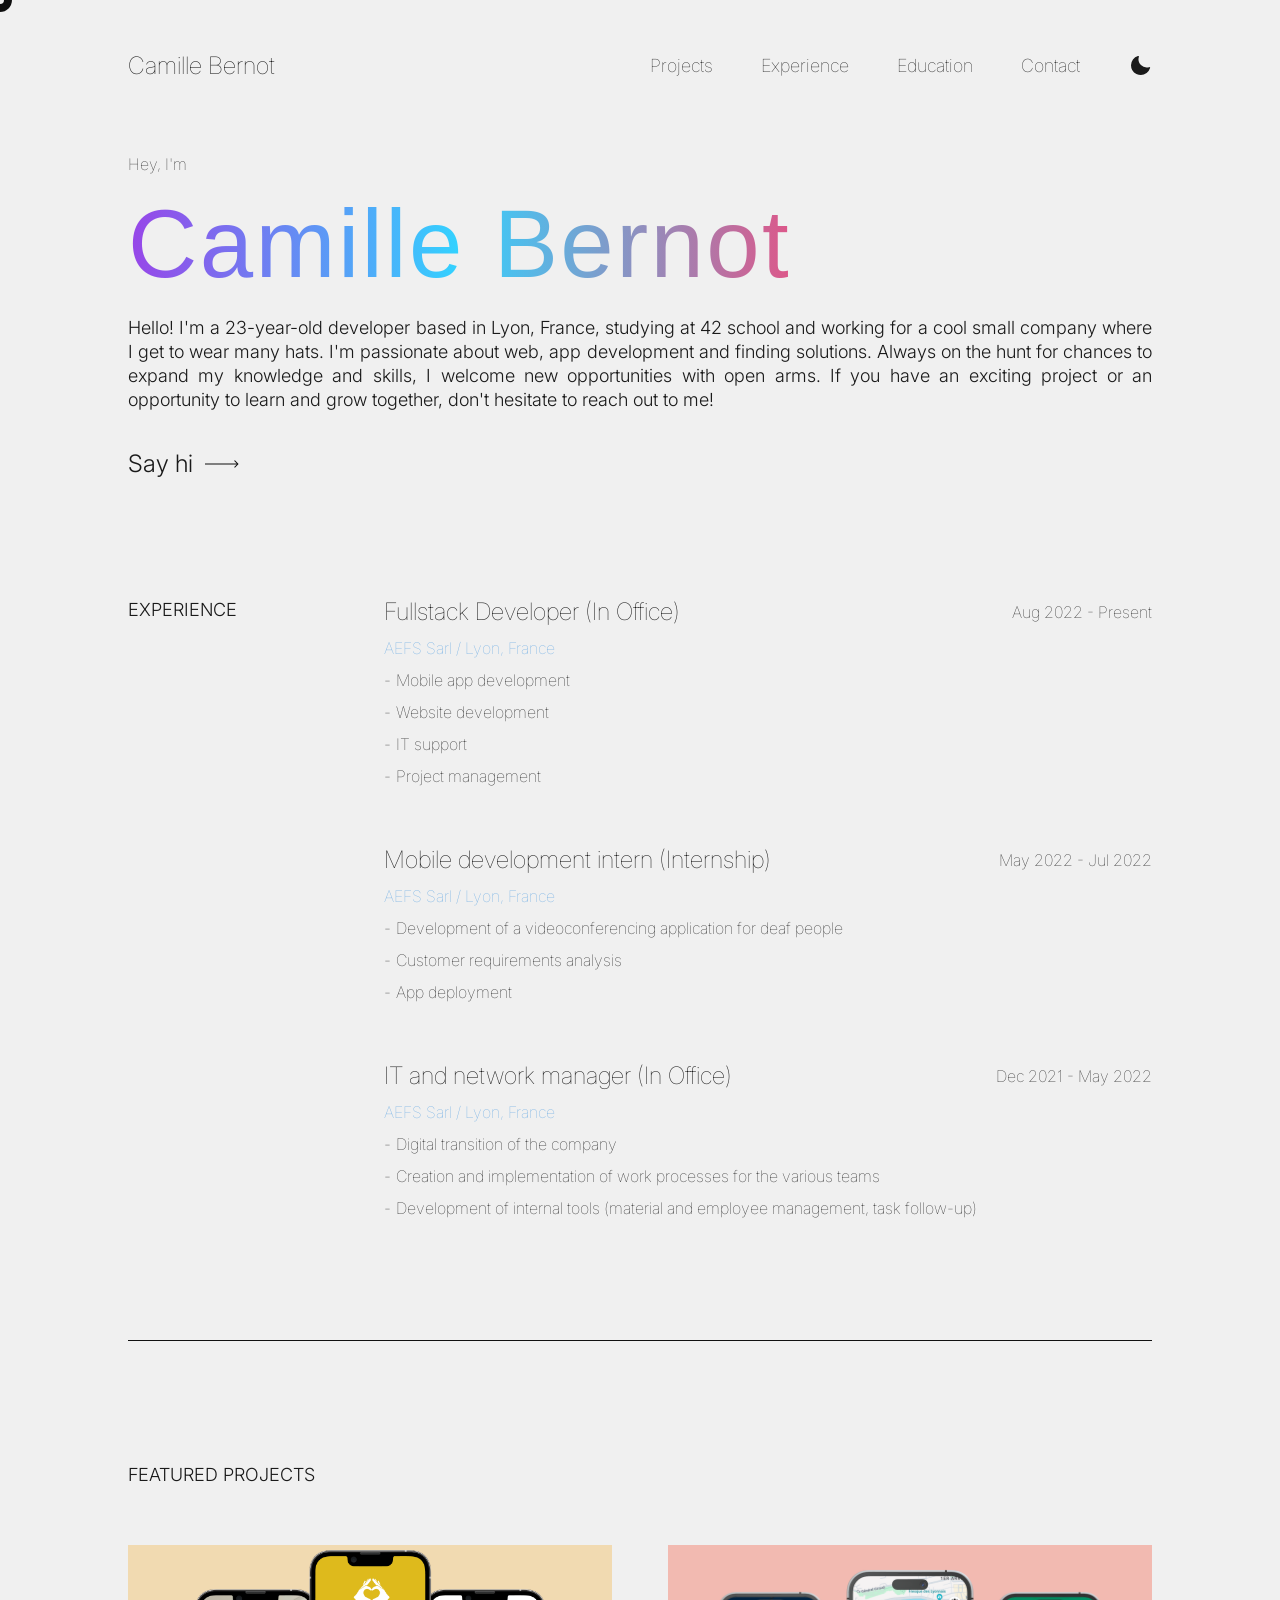
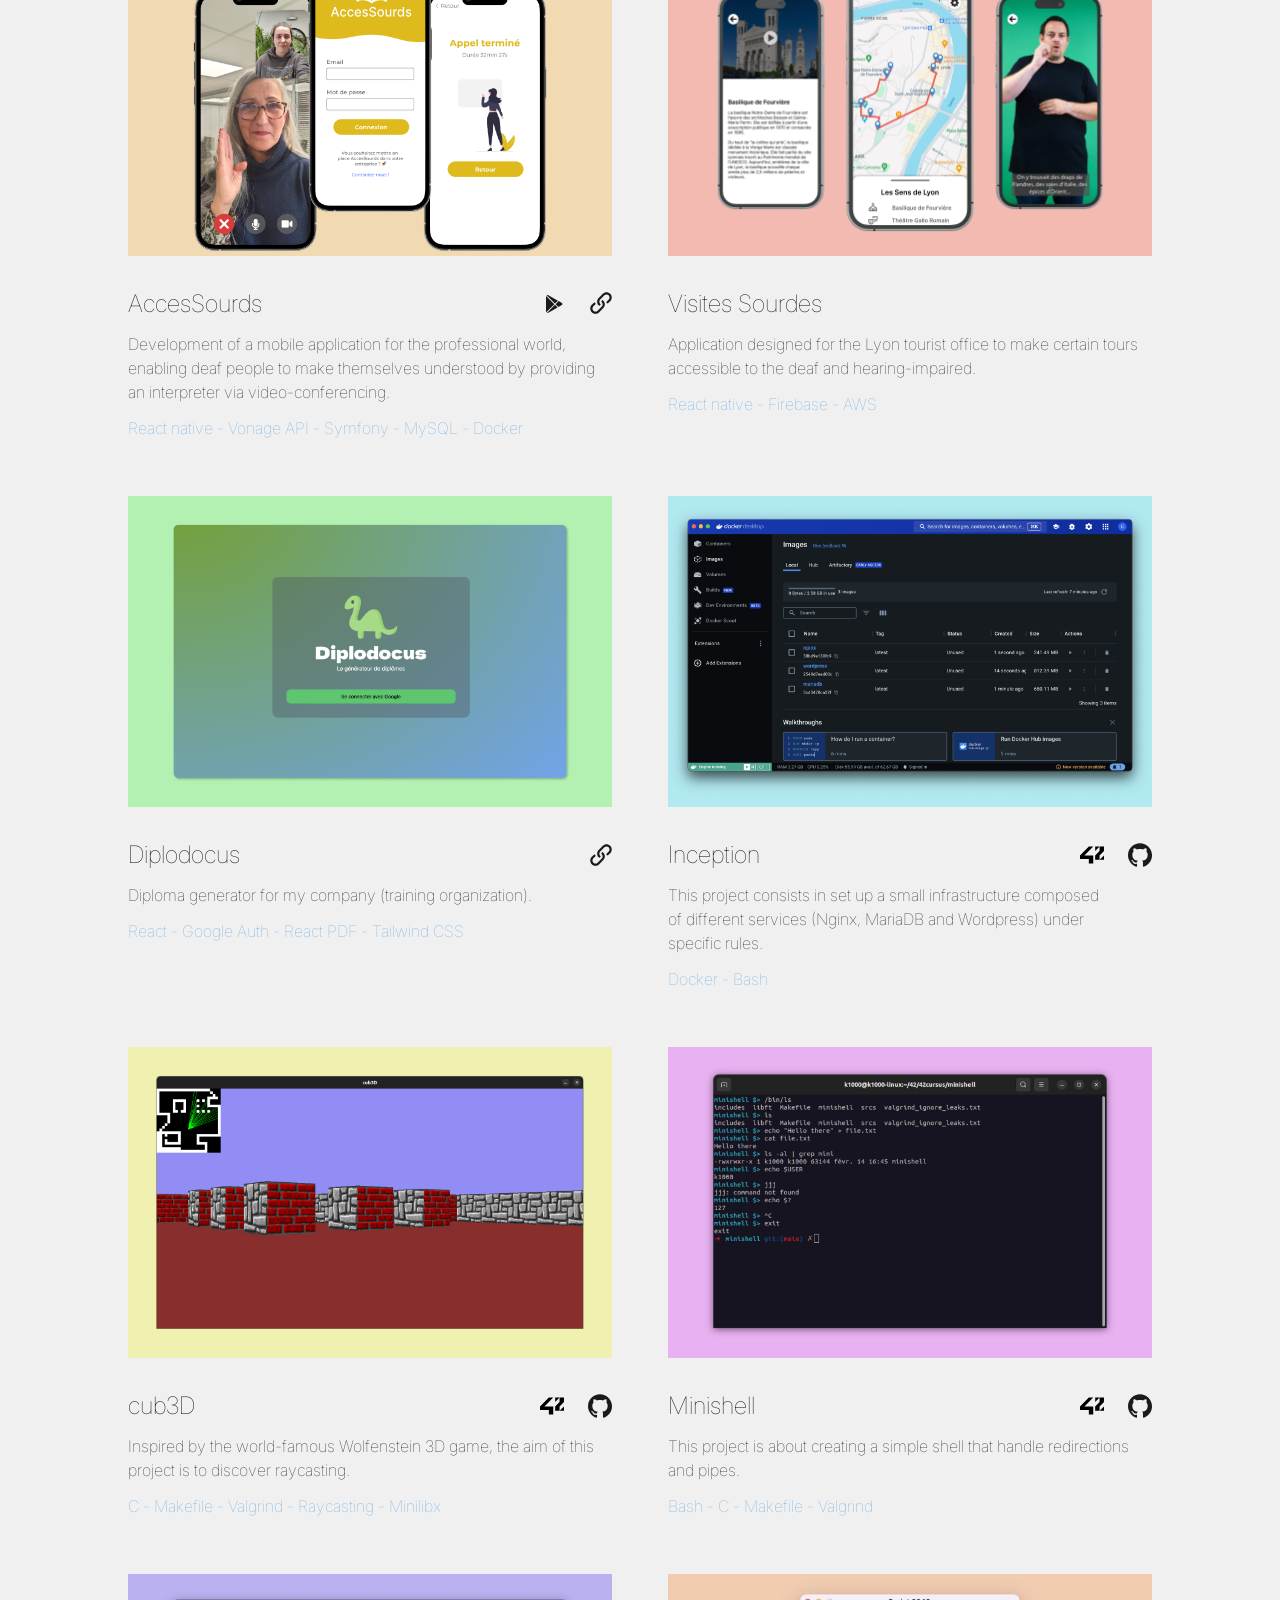
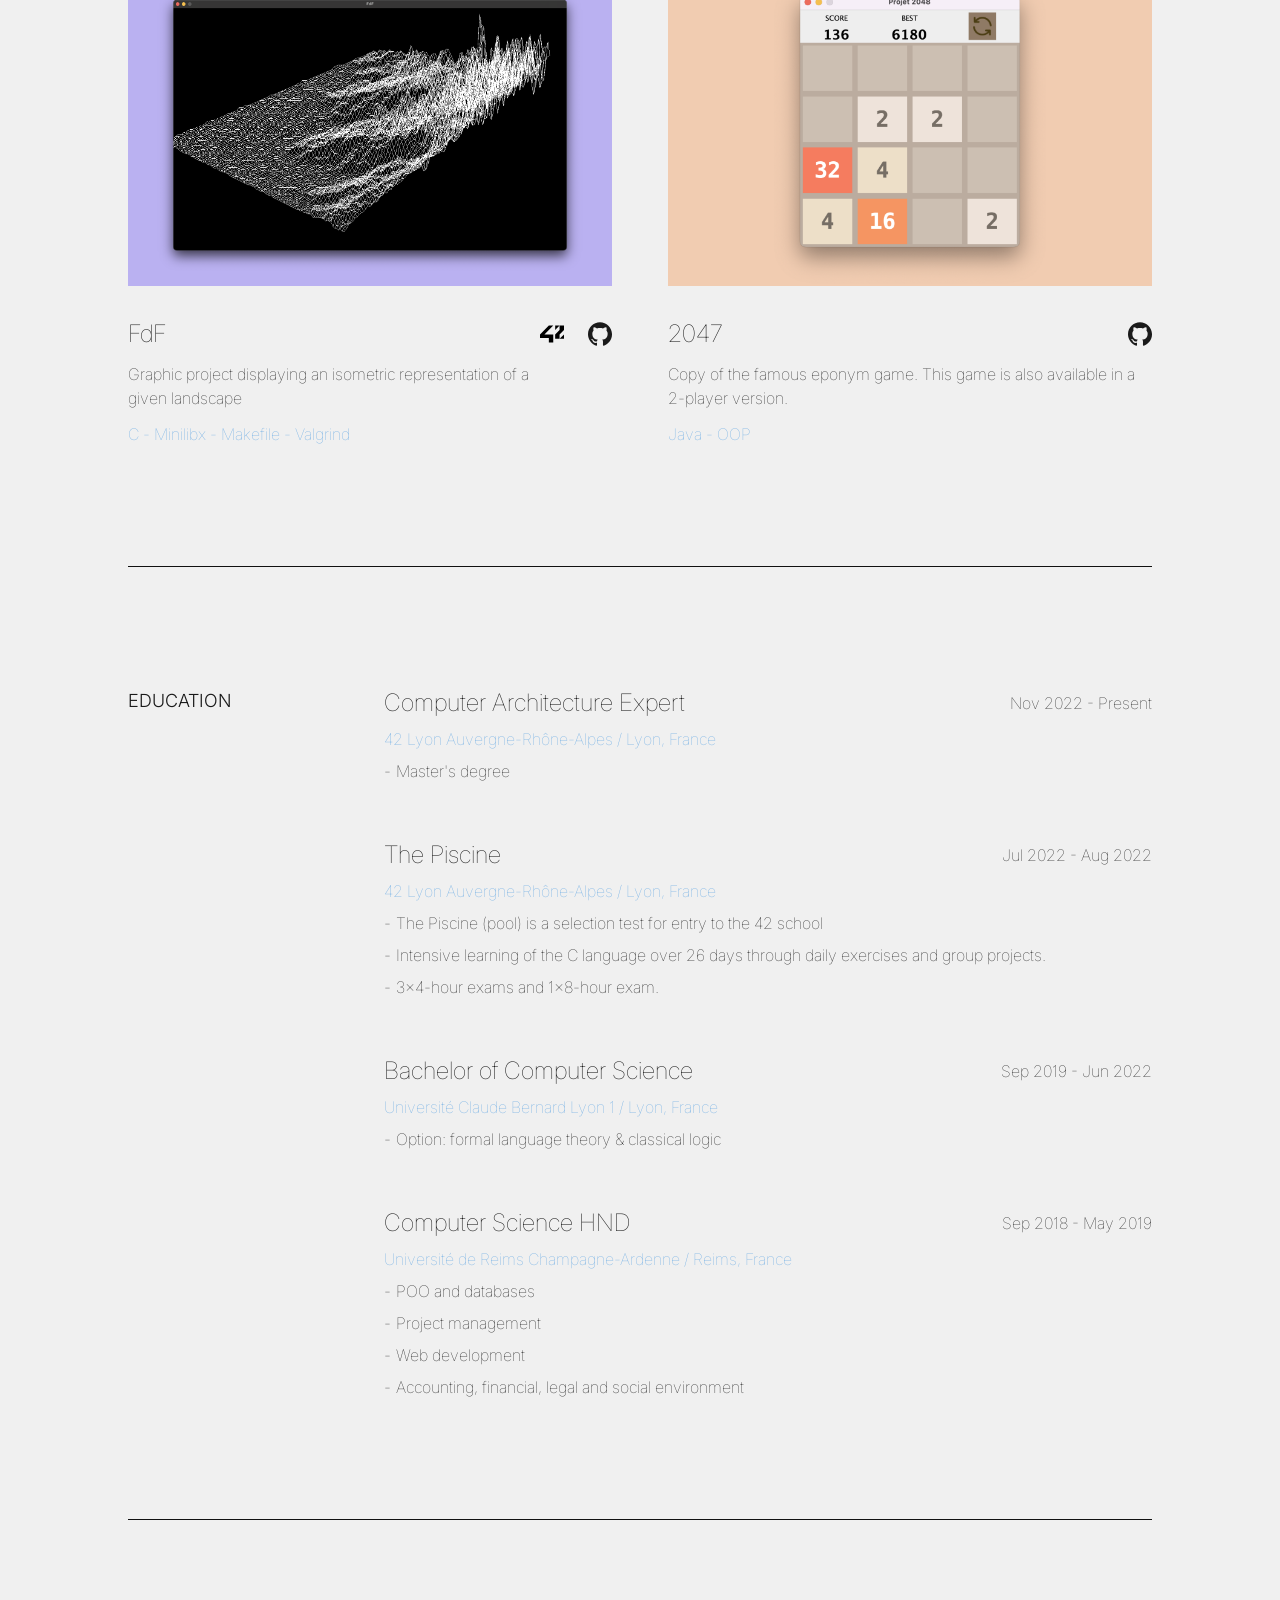
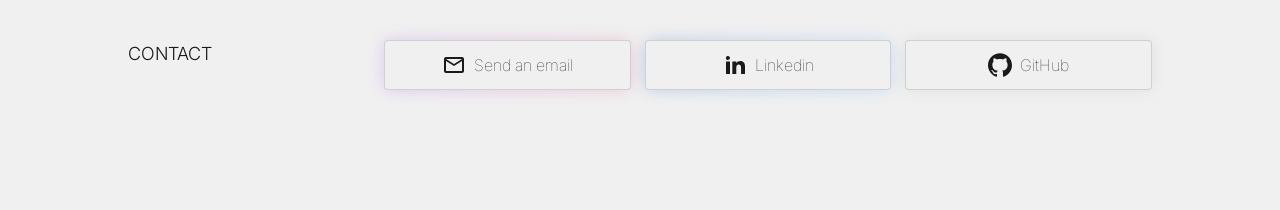
<file: index.html>
<!doctype html><html lang="en"><head><meta charset="utf-8"/><link rel="icon" href="/favicon.ico"/><meta name="viewport" content="width=device-width,initial-scale=1"/><meta name="theme-color" content="#000000"/><meta name="Camille Bernot" content="Portfolio of a French developer - Camille Bernot"/><link rel="apple-touch-icon" href="/logo192.png"/><link rel="manifest" href="/manifest.json"/><link rel="preconnect" href="https://fonts.googleapis.com"><link rel="preconnect" href="https://fonts.gstatic.com" crossorigin><link href="https://fonts.googleapis.com/css2?family=Inter:wght@300;400&display=swap" rel="stylesheet"><title>Camille Bernot</title><script defer="defer" src="/static/js/main.54cfdbb4.js"></script><link href="/static/css/main.266552a0.css" rel="stylesheet"></head><body><noscript>You need to enable JavaScript to run this app.</noscript><div id="root"></div></body></html>
</file>
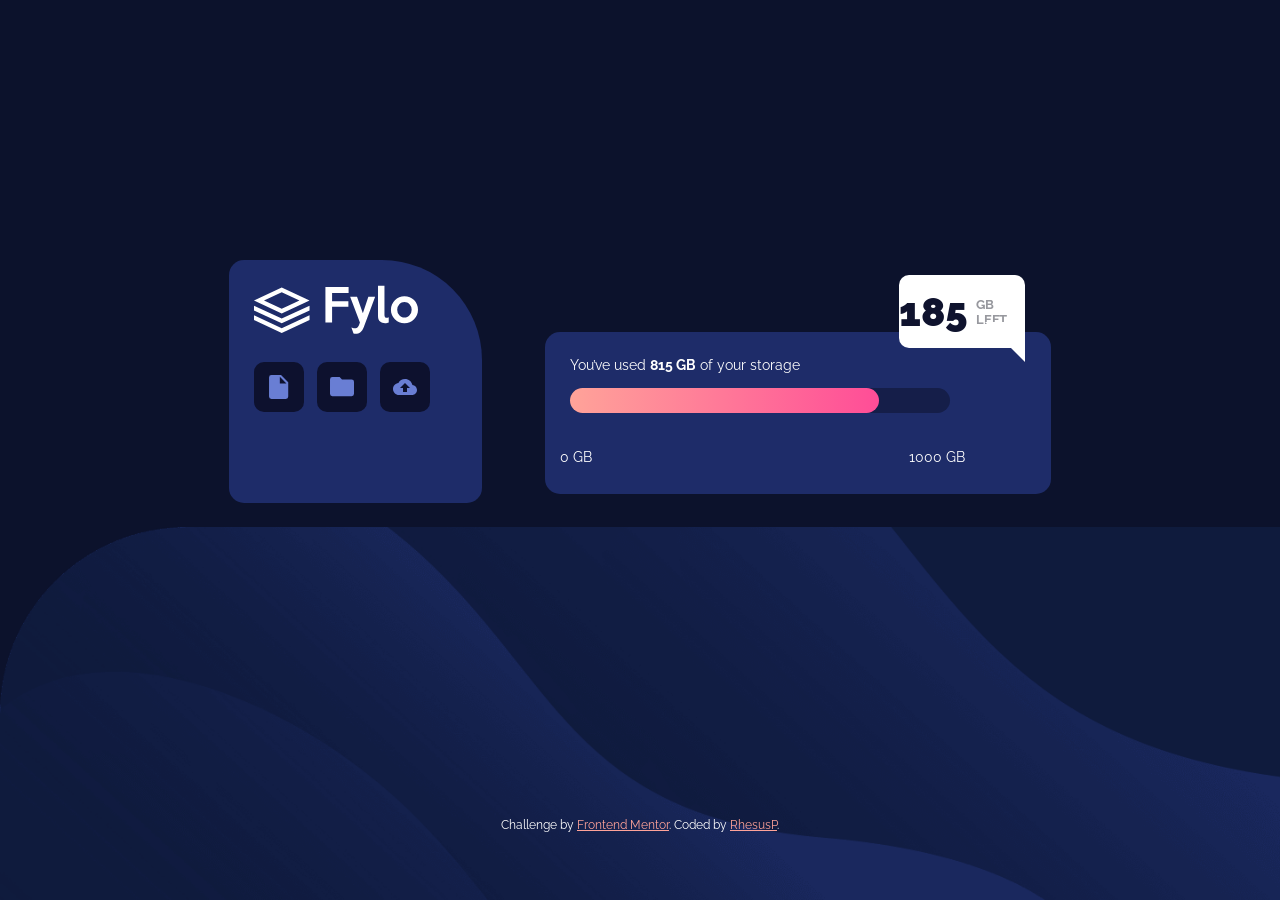
<file: portfolio/Fylo data storage component/index.html>
<!DOCTYPE html>
<html lang="en">
<head>
    <meta charset="UTF-8">
    <meta name="viewport" content="width=device-width, initial-scale=1.0"> <!-- displays site properly based on user's device -->
    <link rel="icon" type="image/png" sizes="32x32" href="./images/favicon-32x32.png">
    
    <title>Frontend Mentor | Fylo data storage component</title>

    <style>
        
        
        

        @import url('https://fonts.googleapis.com/css2?family=Raleway&display=swap');

        @media screen and (max-width: 1240px){
            body{
                background-image: url("images/bg-mobile.png");
                background-repeat: no-repeat;
                
                background-size:cover;

                color: white;
                font-family: 'Raleway';
                font-size: 14px;
                font-weight: 400;
            }

            .container{
                display: flex;
                flex-direction: column;
                justify-content: center;
                align-items: center;
                height: 90vh;
                padding: 0;
            }

            .actions{
                background-color: #1E2C69;
                height: 30%;
                width: 90%;
                margin-bottom: 5%;
                border-radius: 15px 100px 15px 15px;
                display: block;
            }

            .infos{
                text-align: center;
                background-color: #1E2C69;
                height: 30%;
                width: 90%;
                border-radius: 15px 15px 15px 15px;
            }

            #text{
                margin-top: 10%;
                margin-bottom: 7%;
            }

            progress {
                -webkit-appearance: none;
                width: 80%;
                height: 15%;
            }

            progress::-webkit-progress-bar {
                background-color: #151E49;
                border-radius: 50px;
            }

            progress::-webkit-progress-value {
                border-radius: 50px;
                background: linear-gradient(90deg, rgba(255,163,153,1) 0%, rgba(255,77,151,1) 100%);
            }

            .icons{
                display: flex;
                justify-content: flex-start;
                height: 20%;
            }

            .box{
                background-color: #0D112E;
                height: 50px;
                width: 50px;
                margin-left: 5%;
                border-radius: 10px;
                display: flex;
                align-items: center;
                justify-content: center;
            }

            #storage-left{
                background-color: white;
                color: #0D112E;
                height: 40%;
                width: 50%;
                border-radius: 10px;
                display: flex;
                justify-content: center;
                align-items: center;
                position: relative;
                left: 25.5%;
                bottom: -25%;
            }

            .progressbar-caption{
                font-size: 10px;
                display: flex;
                justify-content: space-between;
                width: 80%;
                margin-left: 10%;
                margin-top: -24%;
            }

            .attribution {
                font-size: 10px;
                text-align: center;
            }
            .attribution a {
                color: rgba(255,163,153,1)
            }
        }

        @media screen and (min-width: 1241px){
            body{
                background-image: url("images/bg-desktop.png");
                background-repeat: no-repeat;
                background-attachment: fixed;
                background-position: bottom;
                background-size: contain;
                background-color: #0C122C;
                color: white;
                font-family: 'Raleway';
                font-size: 14px;
                font-weight: 400;
            }

            .container{
                display: flex;
                justify-content: center;
                align-items: center;
                height: 90vh;

                padding: 0;
            }

            .actions{
                background-color: #1E2C69;
                height: 30%;
                width: 20%;
                margin-right: 5%;
                margin-bottom: 5%;
                border-radius: 15px 100px 15px 15px;
                display: block;
            }

            .infos{
                background-color: #1E2C69;
                height: 20%;
                width: 40%;
                border-radius: 15px 15px 15px 15px;
            }

            #text{
                margin-left: 5%;
                margin-top: 5%;
                margin-bottom: 3%;
            }


            progress {
                -webkit-appearance: none;
                margin-left: 5%;
                width: 75%;
                height: 15%;
            }

            progress::-webkit-progress-bar {
                background-color: #151E49;
                border-radius: 50px;
            }

            progress::-webkit-progress-value {
                border-radius: 50px;
                background: linear-gradient(90deg, rgba(255,163,153,1) 0%, rgba(255,77,151,1) 100%);
            }

            .icons{
                display: flex;
                justify-content: flex-start;
                height: 20%;
            }

            .box{
                background-color: #0D112E;
                height: 50px;
                width: 50px;
                margin-left: 5%;
                border-radius: 10px;
                display: flex;
                align-items: center;
                justify-content: center;
            }

            #storage-left{
                background-color: white;
                color: #0D112E;
                height: 45%;
                width: 25%;
                border-radius: 10px 10px 0px 10px;
                display: flex;
                justify-content: center;
                align-items: center;
                position: relative;
                left: 70%;
                bottom: 85%;
            }

            #storage-left::after{
                content: '';
                position: absolute;
                width: 0;
                height: 0;
                border: 40px solid transparent;
                border-top-color: white;
                border-right: 0;
                right: 0;
                margin-top: 80%;
            }

            .progressbar-caption{
                display: flex;
                justify-content: space-between;
                width: 80%;
                margin-left: 3%;
                margin-top: -10%;
            }

            .attribution {
                font-size: 12px;
                text-align: center;
            }
            .attribution a {
                color: rgba(255,163,153,1)
            }

        }


    </style>
</head>
<body>
    <div class="container">
        <div class="actions">
            <img src="images/logo.svg" alt="logo Fylo" height="20%" style="margin: 10% 10% 10% 10%;">
            <div class="icons">
                <div class="box" style="margin-left: 10%;">
                    <img src="images/icon-document.svg">
                </div>
                <div class="box">
                    <img src="images/icon-folder.svg">
                </div>
                <div class="box">
                    <img src="images/icon-upload.svg">
                </div>
                
            </div>
        </div>
        <div class="infos">
            <p id="text">You’ve used <span style="font-weight: 700;">815 GB</span> of your storage</p>
            <progress max="1000" value="815"></progress>
            <div id="storage-left">
                <span style="color: #0F132E; font-size: 40px; font-weight: 900;">185&#160;</span><span style="text-transform: uppercase; font-size: 13px; font-weight: 700; color: #97989E;">GB Left</span>
            </div>
            <div class="progressbar-caption">
                <p>0 GB</p>
                <p>1000 GB</p>
            </div>
            
        </div>
    </div>

    <footer>
        <div class="attribution">
            Challenge by <a href="https://www.frontendmentor.io/challenges/fylo-data-storage-component-1dZPRbV5n" target="_blank">Frontend Mentor</a>. 
            Coded by <a href="https://github.com/RhesusP/Fylo-data-storage-component">RhesusP</a>.
        </div>
    </footer>
  

</body>
</html>
</file>
<file: static/css/main.266552a0.css>
/*! tailwindcss v3.4.1 | MIT License | https://tailwindcss.com */*,:after,:before{border:0 solid #e5e7eb;box-sizing:border-box}:after,:before{--tw-content:""}:host,html{-webkit-text-size-adjust:100%;font-feature-settings:normal;-webkit-tap-highlight-color:transparent;font-family:ui-sans-serif,system-ui,sans-serif,Apple Color Emoji,Segoe UI Emoji,Segoe UI Symbol,Noto Color Emoji;font-variation-settings:normal;line-height:1.5;tab-size:4}body{line-height:inherit;margin:0}hr{border-top-width:1px;color:inherit;height:0}abbr:where([title]){-webkit-text-decoration:underline dotted;text-decoration:underline dotted}h1,h2,h3,h4,h5,h6{font-size:inherit;font-weight:inherit}a{color:inherit;text-decoration:inherit}b,strong{font-weight:bolder}code,kbd,pre,samp{font-feature-settings:normal;font-family:ui-monospace,SFMono-Regular,Menlo,Monaco,Consolas,Liberation Mono,Courier New,monospace;font-size:1em;font-variation-settings:normal}small{font-size:80%}sub,sup{font-size:75%;line-height:0;position:relative;vertical-align:initial}sub{bottom:-.25em}sup{top:-.5em}table{border-collapse:collapse;border-color:inherit;text-indent:0}button,input,optgroup,select,textarea{font-feature-settings:inherit;color:inherit;font-family:inherit;font-size:100%;font-variation-settings:inherit;font-weight:inherit;line-height:inherit;margin:0;padding:0}button,select{text-transform:none}[type=button],[type=reset],[type=submit],button{-webkit-appearance:button;background-color:initial;background-image:none}:-moz-focusring{outline:auto}:-moz-ui-invalid{box-shadow:none}progress{vertical-align:initial}::-webkit-inner-spin-button,::-webkit-outer-spin-button{height:auto}[type=search]{-webkit-appearance:textfield;outline-offset:-2px}::-webkit-search-decoration{-webkit-appearance:none}::-webkit-file-upload-button{-webkit-appearance:button;font:inherit}summary{display:list-item}blockquote,dd,dl,figure,h1,h2,h3,h4,h5,h6,hr,p,pre{margin:0}fieldset{margin:0}fieldset,legend{padding:0}menu,ol,ul{list-style:none;margin:0;padding:0}dialog{padding:0}textarea{resize:vertical}input::placeholder,textarea::placeholder{color:#9ca3af;opacity:1}[role=button],button{cursor:pointer}:disabled{cursor:default}audio,canvas,embed,iframe,img,object,svg,video{display:block;vertical-align:middle}img,video{height:auto;max-width:100%}[hidden]{display:none}*,:after,:before{--tw-border-spacing-x:0;--tw-border-spacing-y:0;--tw-translate-x:0;--tw-translate-y:0;--tw-rotate:0;--tw-skew-x:0;--tw-skew-y:0;--tw-scale-x:1;--tw-scale-y:1;--tw-pan-x: ;--tw-pan-y: ;--tw-pinch-zoom: ;--tw-scroll-snap-strictness:proximity;--tw-gradient-from-position: ;--tw-gradient-via-position: ;--tw-gradient-to-position: ;--tw-ordinal: ;--tw-slashed-zero: ;--tw-numeric-figure: ;--tw-numeric-spacing: ;--tw-numeric-fraction: ;--tw-ring-inset: ;--tw-ring-offset-width:0px;--tw-ring-offset-color:#fff;--tw-ring-color:#3b82f680;--tw-ring-offset-shadow:0 0 #0000;--tw-ring-shadow:0 0 #0000;--tw-shadow:0 0 #0000;--tw-shadow-colored:0 0 #0000;--tw-blur: ;--tw-brightness: ;--tw-contrast: ;--tw-grayscale: ;--tw-hue-rotate: ;--tw-invert: ;--tw-saturate: ;--tw-sepia: ;--tw-drop-shadow: ;--tw-backdrop-blur: ;--tw-backdrop-brightness: ;--tw-backdrop-contrast: ;--tw-backdrop-grayscale: ;--tw-backdrop-hue-rotate: ;--tw-backdrop-invert: ;--tw-backdrop-opacity: ;--tw-backdrop-saturate: ;--tw-backdrop-sepia: }::backdrop{--tw-border-spacing-x:0;--tw-border-spacing-y:0;--tw-translate-x:0;--tw-translate-y:0;--tw-rotate:0;--tw-skew-x:0;--tw-skew-y:0;--tw-scale-x:1;--tw-scale-y:1;--tw-pan-x: ;--tw-pan-y: ;--tw-pinch-zoom: ;--tw-scroll-snap-strictness:proximity;--tw-gradient-from-position: ;--tw-gradient-via-position: ;--tw-gradient-to-position: ;--tw-ordinal: ;--tw-slashed-zero: ;--tw-numeric-figure: ;--tw-numeric-spacing: ;--tw-numeric-fraction: ;--tw-ring-inset: ;--tw-ring-offset-width:0px;--tw-ring-offset-color:#fff;--tw-ring-color:#3b82f680;--tw-ring-offset-shadow:0 0 #0000;--tw-ring-shadow:0 0 #0000;--tw-shadow:0 0 #0000;--tw-shadow-colored:0 0 #0000;--tw-blur: ;--tw-brightness: ;--tw-contrast: ;--tw-grayscale: ;--tw-hue-rotate: ;--tw-invert: ;--tw-saturate: ;--tw-sepia: ;--tw-drop-shadow: ;--tw-backdrop-blur: ;--tw-backdrop-brightness: ;--tw-backdrop-contrast: ;--tw-backdrop-grayscale: ;--tw-backdrop-hue-rotate: ;--tw-backdrop-invert: ;--tw-backdrop-opacity: ;--tw-backdrop-saturate: ;--tw-backdrop-sepia: }.static{position:static}.absolute{position:absolute}.relative{position:relative}.inset-0{inset:0}.left-0{left:0}.top-0{top:0}.z-0{z-index:0}.z-10{z-index:10}.mb-10{margin-bottom:2.5rem}.mb-6{margin-bottom:1.5rem}.mt-2{margin-top:.5rem}.mt-5{margin-top:1.25rem}.block{display:block}.inline-block{display:inline-block}.flex{display:flex}.grid{display:grid}.hidden{display:none}.aspect-\[14\/9\]{aspect-ratio:14/9}.h-28{height:7rem}.h-6{height:1.5rem}.h-full{height:100%}.h-screen{height:100vh}.min-h-screen{min-height:100vh}.w-6{width:1.5rem}.w-fit{width:-webkit-fit-content;width:-moz-fit-content;width:fit-content}.w-full{width:100%}.w-screen{width:100vw}.max-w-screen-lg{max-width:1024px}.grow{flex-grow:1}.basis-1\/4{flex-basis:25%}.basis-3\/4{flex-basis:75%}.transform{transform:translate(var(--tw-translate-x),var(--tw-translate-y)) rotate(var(--tw-rotate)) skewX(var(--tw-skew-x)) skewY(var(--tw-skew-y)) scaleX(var(--tw-scale-x)) scaleY(var(--tw-scale-y))}.list-inside{list-style-position:inside}.grid-cols-1{grid-template-columns:repeat(1,minmax(0,1fr))}.flex-row{flex-direction:row}.flex-col{flex-direction:column}.flex-wrap{flex-wrap:wrap}.items-center{align-items:center}.justify-end{justify-content:flex-end}.justify-center{justify-content:center}.justify-between{justify-content:space-between}.gap-14{gap:3.5rem}.gap-2{gap:.5rem}.gap-20{gap:5rem}.gap-3{gap:.75rem}.gap-3\.5{gap:.875rem}.gap-6{gap:1.5rem}.gap-7{gap:1.75rem}.gap-8{gap:2rem}.gap-\[40px\]{gap:40px}.gap-\[80px\]{gap:80px}.whitespace-nowrap{white-space:nowrap}.text-nowrap{text-wrap:nowrap}.text-pretty{text-wrap:pretty}.rounded{border-radius:.25rem}.rounded-2xl{border-radius:1rem}.rounded-lg{border-radius:.5rem}.border-\[1px\]{border-width:1px}.border-t-\[0\.5px\]{border-top-width:.5px}.border-\[\#111111\]{--tw-border-opacity:1;border-color:rgb(17 17 17/var(--tw-border-opacity))}.border-\[\#C6C6C6\]{--tw-border-opacity:1;border-color:rgb(198 198 198/var(--tw-border-opacity))}.border-opacity-75{--tw-border-opacity:0.75}.bg-\[\#111111\]{--tw-bg-opacity:1;background-color:rgb(17 17 17/var(--tw-bg-opacity))}.bg-\[\#F0F0F0\]{--tw-bg-opacity:1;background-color:rgb(240 240 240/var(--tw-bg-opacity))}.bg-\[\#aaaaaa\]{--tw-bg-opacity:1;background-color:rgb(170 170 170/var(--tw-bg-opacity))}.bg-gradient-to-r{background-image:linear-gradient(to right,var(--tw-gradient-stops))}.from-\[\#000000\]{--tw-gradient-from:#000 var(--tw-gradient-from-position);--tw-gradient-to:#0000 var(--tw-gradient-to-position);--tw-gradient-stops:var(--tw-gradient-from),var(--tw-gradient-to)}.from-\[\#1e66c2\]{--tw-gradient-from:#1e66c2 var(--tw-gradient-from-position);--tw-gradient-to:#1e66c200 var(--tw-gradient-to-position);--tw-gradient-stops:var(--tw-gradient-from),var(--tw-gradient-to)}.from-\[\#33D2FF\]{--tw-gradient-from:#33d2ff var(--tw-gradient-from-position);--tw-gradient-to:#33d2ff00 var(--tw-gradient-to-position);--tw-gradient-stops:var(--tw-gradient-from),var(--tw-gradient-to)}.from-\[\#9845E8\]{--tw-gradient-from:#9845e8 var(--tw-gradient-from-position);--tw-gradient-to:#9845e800 var(--tw-gradient-to-position);--tw-gradient-stops:var(--tw-gradient-from),var(--tw-gradient-to)}.from-\[\#FFFFFF\]{--tw-gradient-from:#fff var(--tw-gradient-from-position);--tw-gradient-to:#fff0 var(--tw-gradient-to-position);--tw-gradient-stops:var(--tw-gradient-from),var(--tw-gradient-to)}.from-\[\#aaaaaa\]{--tw-gradient-from:#aaa var(--tw-gradient-from-position);--tw-gradient-to:#aaa0 var(--tw-gradient-to-position);--tw-gradient-stops:var(--tw-gradient-from),var(--tw-gradient-to)}.via-\[\#33D2FF\]{--tw-gradient-to:#33d2ff00 var(--tw-gradient-to-position);--tw-gradient-stops:var(--tw-gradient-from),#33d2ff var(--tw-gradient-via-position),var(--tw-gradient-to)}.to-\[\#000000\]{--tw-gradient-to:#000 var(--tw-gradient-to-position)}.to-\[\#33D2FF\]{--tw-gradient-to:#33d2ff var(--tw-gradient-to-position)}.to-\[\#59a7ff\]{--tw-gradient-to:#59a7ff var(--tw-gradient-to-position)}.to-\[\#DD5789\]{--tw-gradient-to:#dd5789 var(--tw-gradient-to-position)}.to-\[\#FFFFFF\]{--tw-gradient-to:#fff var(--tw-gradient-to-position)}.to-\[\#aaaaaa\]{--tw-gradient-to:#aaa var(--tw-gradient-to-position)}.bg-clip-text{-webkit-background-clip:text;background-clip:text}.object-cover{object-fit:cover}.p-5{padding:1.25rem}.px-5{padding-left:1.25rem;padding-right:1.25rem}.py-3{padding-bottom:.75rem;padding-top:.75rem}.pt-5{padding-top:1.25rem}.text-justify{text-align:justify}.font-Walsheim{font-family:GTWalsheimPro,sans-serif}.font-inter{font-family:Inter,sans-serif}.text-2xl{font-size:1.5rem;line-height:2rem}.text-4xl{font-size:2.25rem;line-height:2.5rem}.text-6xl{font-size:3.75rem;line-height:1}.text-base{font-size:1rem;line-height:1.5rem}.text-lg{font-size:1.125rem;line-height:1.75rem}.font-light{font-weight:300}.font-medium{font-weight:500}.font-thin{font-weight:100}.uppercase{text-transform:uppercase}.leading-6{line-height:1.5rem}.text-\[\#1A1A1A\]{--tw-text-opacity:1;color:rgb(26 26 26/var(--tw-text-opacity))}.text-\[\#6CACE4\]{--tw-text-opacity:1;color:rgb(108 172 228/var(--tw-text-opacity))}.text-\[\#F0F0F0\]{--tw-text-opacity:1;color:rgb(240 240 240/var(--tw-text-opacity))}.text-transparent{color:#0000}.opacity-0{opacity:0}.opacity-100{opacity:1}.opacity-25{opacity:.25}.opacity-50{opacity:.5}.blur{--tw-blur:blur(8px)}.blur,.blur-xl{filter:var(--tw-blur) var(--tw-brightness) var(--tw-contrast) var(--tw-grayscale) var(--tw-hue-rotate) var(--tw-invert) var(--tw-saturate) var(--tw-sepia) var(--tw-drop-shadow)}.blur-xl{--tw-blur:blur(24px)}.backdrop-blur-xl{--tw-backdrop-blur:blur(24px);-webkit-backdrop-filter:var(--tw-backdrop-blur) var(--tw-backdrop-brightness) var(--tw-backdrop-contrast) var(--tw-backdrop-grayscale) var(--tw-backdrop-hue-rotate) var(--tw-backdrop-invert) var(--tw-backdrop-opacity) var(--tw-backdrop-saturate) var(--tw-backdrop-sepia);backdrop-filter:var(--tw-backdrop-blur) var(--tw-backdrop-brightness) var(--tw-backdrop-contrast) var(--tw-backdrop-grayscale) var(--tw-backdrop-hue-rotate) var(--tw-backdrop-invert) var(--tw-backdrop-opacity) var(--tw-backdrop-saturate) var(--tw-backdrop-sepia)}.transition{transition-duration:.15s;transition-property:color,background-color,border-color,text-decoration-color,fill,stroke,opacity,box-shadow,transform,filter,-webkit-backdrop-filter;transition-property:color,background-color,border-color,text-decoration-color,fill,stroke,opacity,box-shadow,transform,filter,backdrop-filter;transition-property:color,background-color,border-color,text-decoration-color,fill,stroke,opacity,box-shadow,transform,filter,backdrop-filter,-webkit-backdrop-filter;transition-timing-function:cubic-bezier(.4,0,.2,1)}.transition-transform{transition-duration:.15s;transition-property:transform;transition-timing-function:cubic-bezier(.4,0,.2,1)}.duration-1000{transition-duration:1s}.duration-500{transition-duration:.5s}.ease-in-out{transition-timing-function:cubic-bezier(.4,0,.2,1)}@font-face{font-family:GTWalshiem;font-weight:500;src:url(/static/media/GTWalsheimPro-Medium.bc56cfc10feb515d6622.ttf) format("truetype")}a:hover,body{cursor:none!important}#cursor-regular{height:8px;width:8px}#cursor-follower{height:24px;width:24px}#cursor-follower,#cursor-regular{background-color:#fff;border-radius:50%;left:50%;mix-blend-mode:difference;pointer-events:none;position:fixed;top:50%;transform:translate(-50%,-50%);transition:transform .3s ease;z-index:9999}.follower-scale{transform:translate(-50%,-50%) scale(2)!important}ul.custom-list{list-style:none}ul.custom-list li:before{content:"-";margin-right:5px}.fade-in{animation:fade-in .5s cubic-bezier(.215,.61,.355,1) both}.fade-out{animation:fade-out .5s cubic-bezier(.215,.61,.355,1) both}@keyframes fade-in{0%{opacity:0}to{opacity:1}}@keyframes fade-out{0%{opacity:1}to{opacity:0}}.group:hover .group-hover\:translate-x-2{--tw-translate-x:0.5rem;transform:translate(var(--tw-translate-x),var(--tw-translate-y)) rotate(var(--tw-rotate)) skewX(var(--tw-skew-x)) skewY(var(--tw-skew-y)) scaleX(var(--tw-scale-x)) scaleY(var(--tw-scale-y))}.group:hover .group-hover\:opacity-100{opacity:1}.group:hover .group-hover\:opacity-75{opacity:.75}.group:hover .group-hover\:duration-200{transition-duration:.2s}@media (min-width:640px){.sm\:block{display:block}.sm\:flex{display:flex}.sm\:hidden{display:none}.sm\:h-28{height:7rem}.sm\:grid-cols-2{grid-template-columns:repeat(2,minmax(0,1fr))}.sm\:flex-row{flex-direction:row}.sm\:gap-0{gap:0}.sm\:gap-14{gap:3.5rem}.sm\:gap-6{gap:1.5rem}.sm\:gap-\[120px\]{gap:120px}.sm\:text-8xl{font-size:6rem;line-height:1}.sm\:tracking-wide{letter-spacing:.025em}}@media (min-width:768px){.md\:gap-12{gap:3rem}.md\:px-10{padding-left:2.5rem;padding-right:2.5rem}}@media (min-width:1280px){.xl\:px-0{padding-left:0;padding-right:0}}
/*# sourceMappingURL=main.266552a0.css.map*/
</file>
